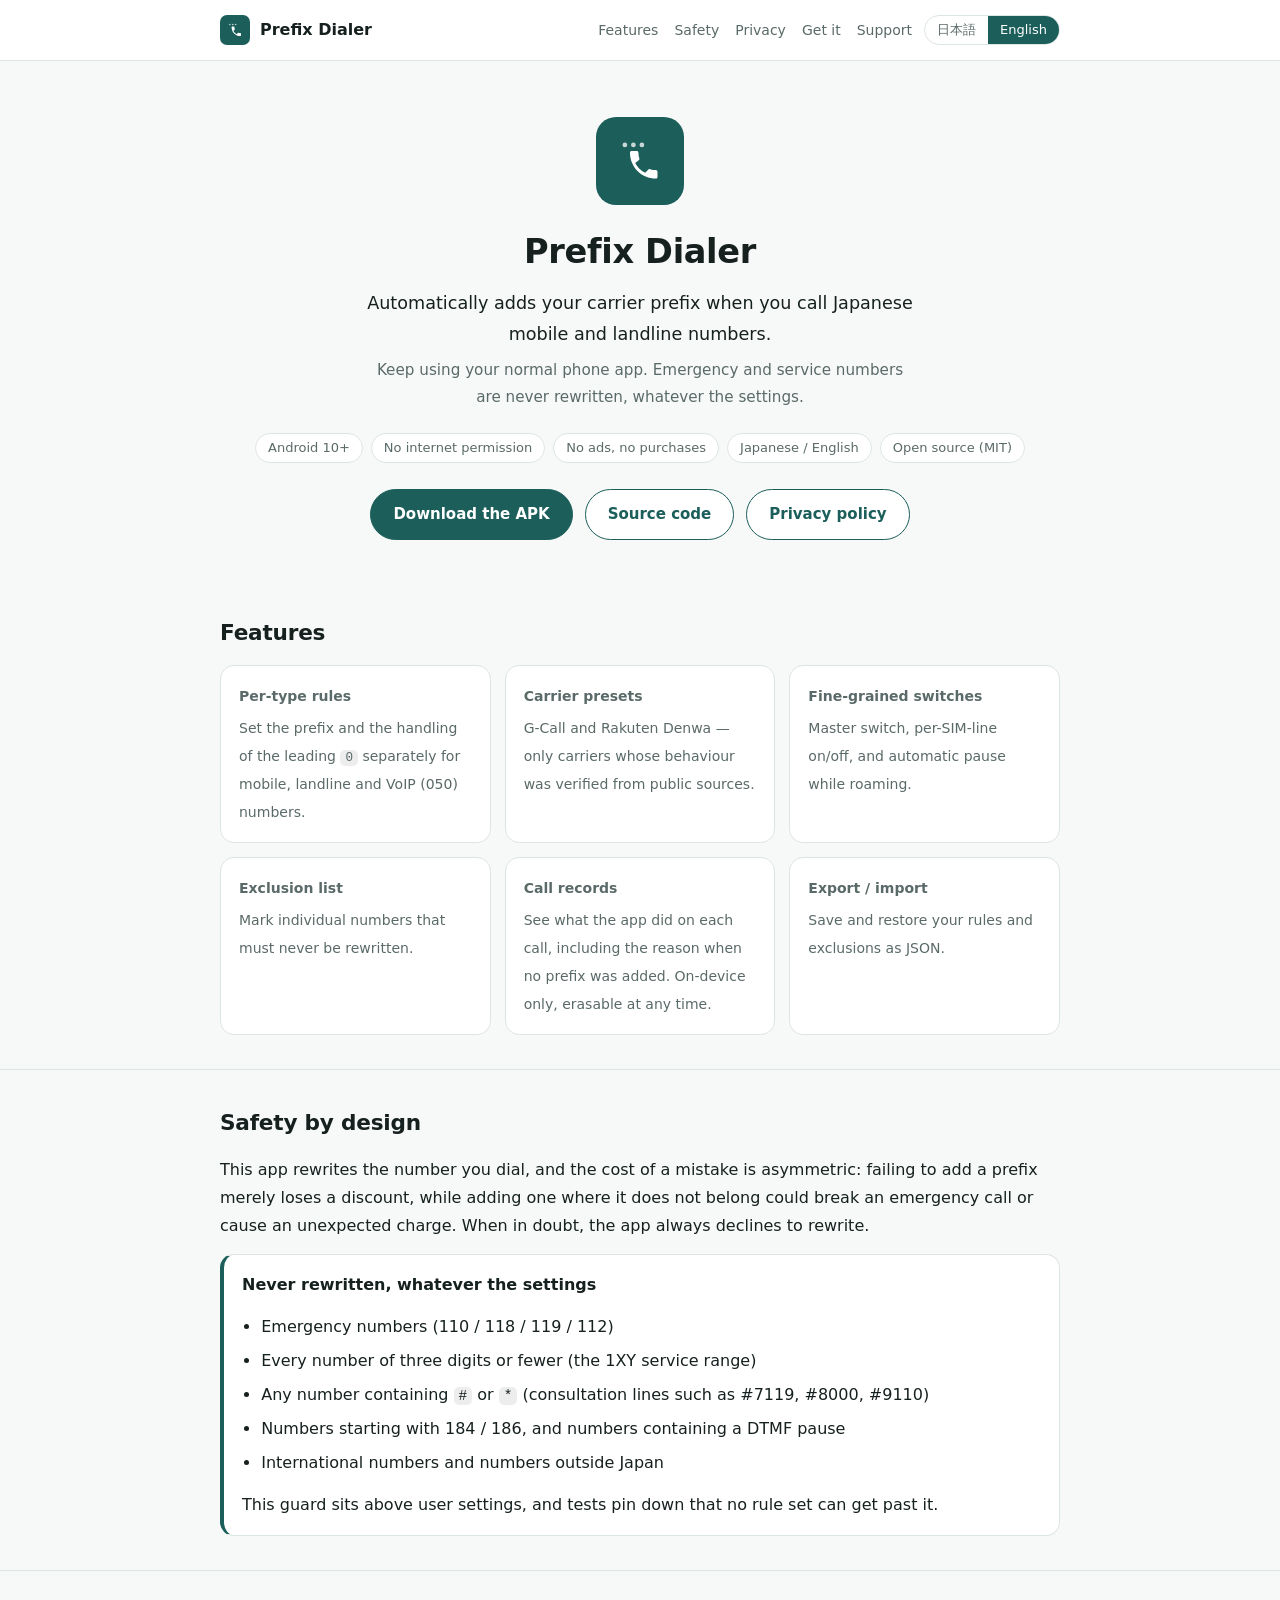
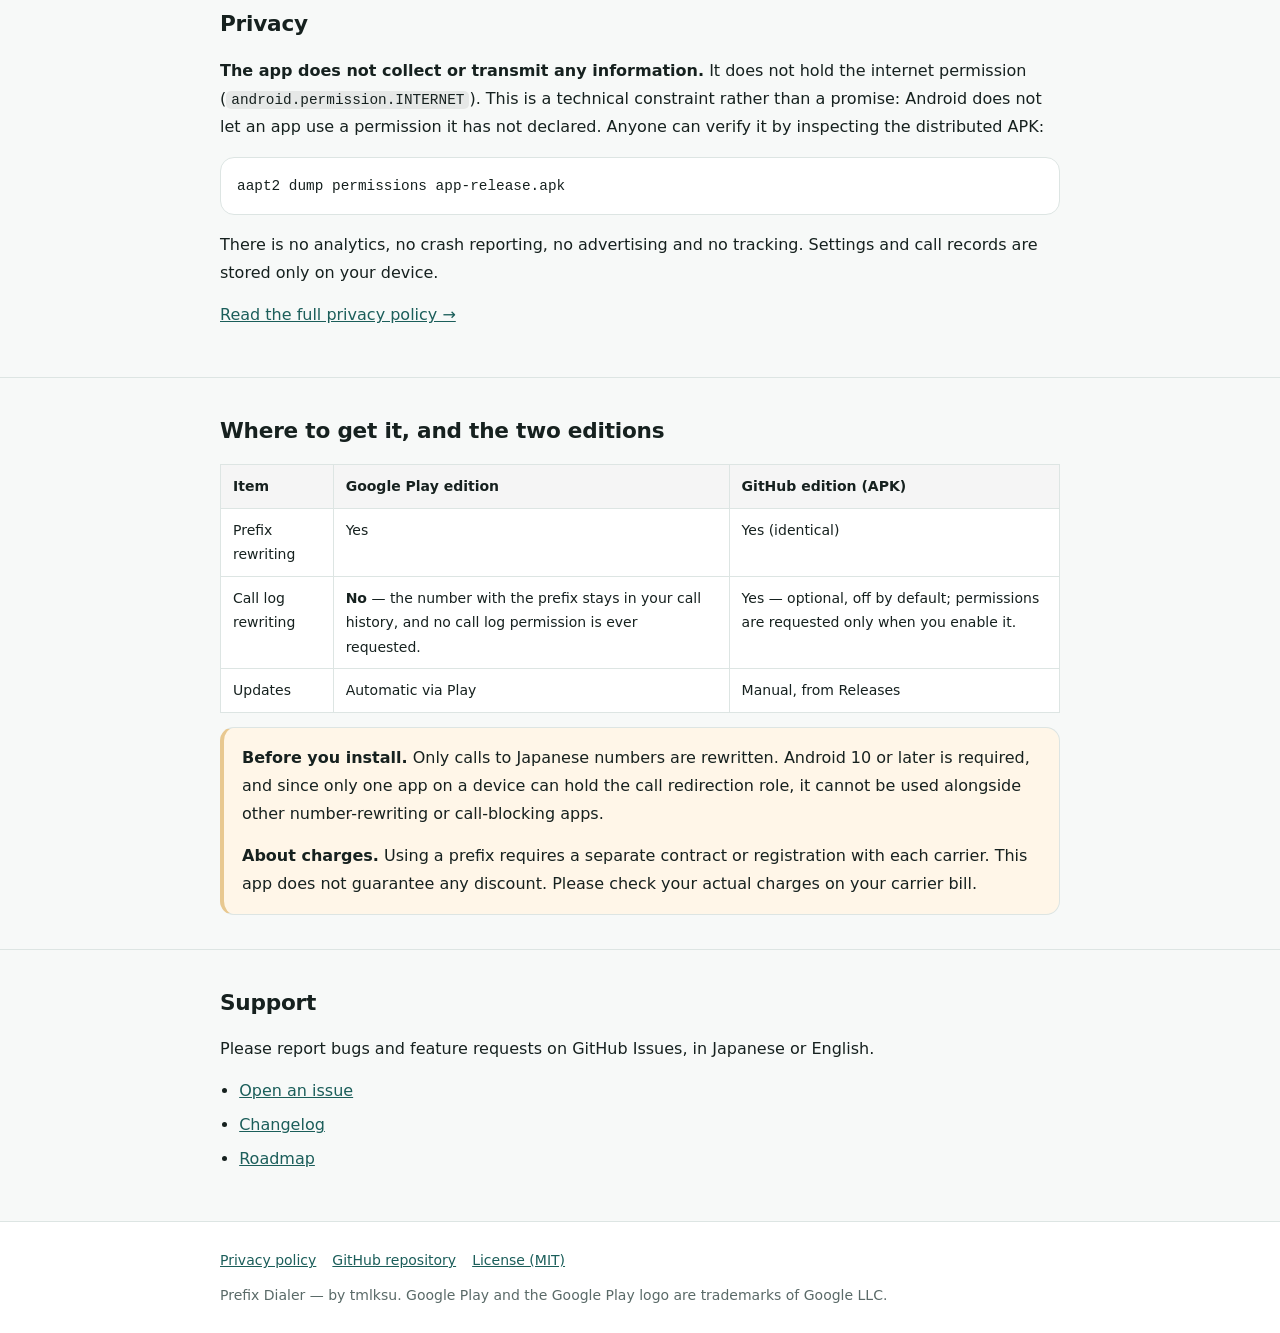
<file: docs/index.html>
<!DOCTYPE html>
<html lang="ja" class="lang-ja">
<head>
<meta charset="utf-8">
<meta name="viewport" content="width=device-width, initial-scale=1">
<title>Prefix Dialer — 発信時に事業者プレフィックスを自動で付ける Android アプリ</title>
<meta name="description" content="発信するだけで、国内の携帯・固定電話への通話に事業者プレフィックスを自動で付ける Android アプリ。インターネット権限を持たず、情報を一切送信しません。">
<meta name="theme-color" content="#1B5E5A">
<link rel="canonical" href="https://tmlksu.github.io/prefix-dialer/">
<link rel="icon" href="assets/icon.svg" type="image/svg+xml">
<link rel="stylesheet" href="assets/style.css">
<meta property="og:type" content="website">
<meta property="og:title" content="Prefix Dialer">
<meta property="og:description" content="発信時に事業者プレフィックスを自動で付ける Android アプリ。情報を一切収集・送信しません。">
<meta property="og:url" content="https://tmlksu.github.io/prefix-dialer/">
<script src="assets/lang.js"></script>
</head>
<body>

<header class="site-header">
  <div class="wrap">
    <a class="brand" href="./"><img src="assets/icon.svg" alt=""> Prefix Dialer</a>
    <nav class="site-nav">
      <a href="#features"><span lang="ja">機能</span><span lang="en">Features</span></a>
      <a href="#safety"><span lang="ja">安全性</span><span lang="en">Safety</span></a>
      <a href="#privacy"><span lang="ja">プライバシー</span><span lang="en">Privacy</span></a>
      <a href="#download"><span lang="ja">入手</span><span lang="en">Get it</span></a>
      <a href="#support"><span lang="ja">サポート</span><span lang="en">Support</span></a>
    </nav>
    <div class="lang-switch">
      <button type="button" data-lang="ja" aria-pressed="true">日本語</button>
      <button type="button" data-lang="en" aria-pressed="false">English</button>
    </div>
  </div>
</header>

<main>

<div class="hero wrap">
  <img class="appicon" src="assets/icon.svg" alt="Prefix Dialer">
  <h1>Prefix Dialer</h1>
  <p class="tagline">
    <span lang="ja">発信するだけで、国内の携帯・固定電話への通話に事業者プレフィックスを自動で付けます。</span>
    <span lang="en">Automatically adds your carrier prefix when you call Japanese mobile and landline numbers.</span>
  </p>
  <p class="sub">
    <span lang="ja">標準の電話アプリはそのまま使えます。緊急通報・特番は、設定に関わらず決して書き換えません。</span>
    <span lang="en">Keep using your normal phone app. Emergency and service numbers are never rewritten, whatever the settings.</span>
  </p>
  <ul class="chips">
    <li><span lang="ja">Android 10 以上</span><span lang="en">Android 10+</span></li>
    <li><span lang="ja">インターネット権限なし</span><span lang="en">No internet permission</span></li>
    <li><span lang="ja">広告・課金なし</span><span lang="en">No ads, no purchases</span></li>
    <li><span lang="ja">日本語 / English</span><span lang="en">Japanese / English</span></li>
    <li><span lang="ja">オープンソース (MIT)</span><span lang="en">Open source (MIT)</span></li>
  </ul>
  <div class="cta">
    <!--
      Play 公開後にこのコメントを外してボタンを有効にする（公開前は 404 になるため伏せている）。
      公式バッジ画像を使う場合は https://play.google.com/intl/en_us/badges/ から
      画像を取得して assets/ に置き、ブランドガイドラインに従うこと。
    <a class="btn btn-primary" href="https://play.google.com/store/apps/details?id=io.github.tmlksu.prefixdialer">
      <span lang="ja">Google Play で入手</span><span lang="en">Get it on Google Play</span>
    </a>
    -->
    <a class="btn btn-primary" href="https://github.com/tmlksu/prefix-dialer/releases/latest">
      <span lang="ja">APK をダウンロード</span><span lang="en">Download the APK</span>
    </a>
    <a class="btn" href="https://github.com/tmlksu/prefix-dialer">
      <span lang="ja">ソースコード</span><span lang="en">Source code</span>
    </a>
    <a class="btn" href="privacy.html">
      <span lang="ja">プライバシーポリシー</span><span lang="en">Privacy policy</span>
    </a>
  </div>
</div>

<section id="features">
  <div class="wrap">
    <h2><span lang="ja">できること</span><span lang="en">Features</span></h2>
    <ul class="cards">
      <li>
        <b><span lang="ja">番号種別ごとのルール</span><span lang="en">Per-type rules</span></b>
        <span lang="ja">携帯 / 固定 / IP電話（050）ごとにプレフィックスと先頭 <code>0</code> の扱いを設定できます。</span>
        <span lang="en">Set the prefix and the handling of the leading <code>0</code> separately for mobile, landline and VoIP (050) numbers.</span>
      </li>
      <li>
        <b><span lang="ja">事業者プリセット</span><span lang="en">Carrier presets</span></b>
        <span lang="ja">G-Call / 楽天でんわ。公開資料で動作を確認できたものだけを収録しています。</span>
        <span lang="en">G-Call and Rakuten Denwa — only carriers whose behaviour was verified from public sources.</span>
      </li>
      <li>
        <b><span lang="ja">細かい ON/OFF</span><span lang="en">Fine-grained switches</span></b>
        <span lang="ja">マスタースイッチ、回線（SIM）ごとの ON/OFF、ローミング中の自動停止。</span>
        <span lang="en">Master switch, per-SIM-line on/off, and automatic pause while roaming.</span>
      </li>
      <li>
        <b><span lang="ja">除外リスト</span><span lang="en">Exclusion list</span></b>
        <span lang="ja">この番号だけは書き換えない、を番号単位で指定できます。</span>
        <span lang="en">Mark individual numbers that must never be rewritten.</span>
      </li>
      <li>
        <b><span lang="ja">発信記録</span><span lang="en">Call records</span></b>
        <span lang="ja">各発信で何をしたか、付けなかった場合はその理由まで残ります。端末内のみ、いつでも消去できます。</span>
        <span lang="en">See what the app did on each call, including the reason when no prefix was added. On-device only, erasable at any time.</span>
      </li>
      <li>
        <b><span lang="ja">設定の書き出し / 読み込み</span><span lang="en">Export / import</span></b>
        <span lang="ja">ルールや除外番号を JSON で保存・復元できます。</span>
        <span lang="en">Save and restore your rules and exclusions as JSON.</span>
      </li>
    </ul>
  </div>
</section>

<section id="safety">
  <div class="wrap">
    <h2><span lang="ja">安全性の設計</span><span lang="en">Safety by design</span></h2>
    <p>
      <span lang="ja">このアプリは発信番号を書き換えます。誤判定のコストは非対称です — プレフィックスが付かないのは割引が効かないだけですが、付けてはいけない番号に付ければ緊急通報の失敗や課金事故になります。だから迷ったら必ず「付けない」側に倒します。</span>
      <span lang="en">This app rewrites the number you dial, and the cost of a mistake is asymmetric: failing to add a prefix merely loses a discount, while adding one where it does not belong could break an emergency call or cause an unexpected charge. When in doubt, the app always declines to rewrite.</span>
    </p>
    <div class="note">
      <p><b><span lang="ja">設定に関わらず書き換えない番号</span><span lang="en">Never rewritten, whatever the settings</span></b></p>
      <ul class="plain">
        <li><span lang="ja">緊急通報（110 / 118 / 119 / 112）</span><span lang="en">Emergency numbers (110 / 118 / 119 / 112)</span></li>
        <li><span lang="ja">3 桁以下のすべての番号（1XY の特番帯）</span><span lang="en">Every number of three digits or fewer (the 1XY service range)</span></li>
        <li><span lang="ja"><code>#</code> / <code>*</code> を含む番号（#7119 #8000 #9110 などの相談ダイヤル）</span><span lang="en">Any number containing <code>#</code> or <code>*</code> (consultation lines such as #7119, #8000, #9110)</span></li>
        <li><span lang="ja">184 / 186 で始まる番号、DTMF ポーズを含む番号</span><span lang="en">Numbers starting with 184 / 186, and numbers containing a DTMF pause</span></li>
        <li><span lang="ja">国際番号・日本国外の番号</span><span lang="en">International numbers and numbers outside Japan</span></li>
      </ul>
      <p>
        <span lang="ja">これはユーザー設定より上位の層で動き、どんなルールを書いても貫通しないことをテストで固定しています。</span>
        <span lang="en">This guard sits above user settings, and tests pin down that no rule set can get past it.</span>
      </p>
    </div>
  </div>
</section>

<section id="privacy">
  <div class="wrap">
    <h2><span lang="ja">プライバシー</span><span lang="en">Privacy</span></h2>
    <p>
      <span lang="ja"><b>このアプリは、いかなる情報も収集・送信しません。</b>インターネット権限（<code>android.permission.INTERNET</code>）を持っていないからです。これは方針ではなく技術的な制約で、Android は宣言されていない権限の使用を許しません。配布している APK を検査すれば、誰でも確認できます:</span>
      <span lang="en"><b>The app does not collect or transmit any information.</b> It does not hold the internet permission (<code>android.permission.INTERNET</code>). This is a technical constraint rather than a promise: Android does not let an app use a permission it has not declared. Anyone can verify it by inspecting the distributed APK:</span>
    </p>
    <pre><code>aapt2 dump permissions app-release.apk</code></pre>
    <p>
      <span lang="ja">解析・クラッシュレポート・広告・トラッキングのいずれも組み込んでいません。設定と発信記録は端末内にのみ保存されます。</span>
      <span lang="en">There is no analytics, no crash reporting, no advertising and no tracking. Settings and call records are stored only on your device.</span>
    </p>
    <p><a href="privacy.html"><span lang="ja">プライバシーポリシー全文を読む →</span><span lang="en">Read the full privacy policy →</span></a></p>
  </div>
</section>

<section id="download">
  <div class="wrap">
    <h2><span lang="ja">入手方法と 2 つの版の違い</span><span lang="en">Where to get it, and the two editions</span></h2>
    <div class="table-scroll">
      <table>
        <thead>
          <tr>
            <th><span lang="ja">項目</span><span lang="en">Item</span></th>
            <th><span lang="ja">Google Play 版</span><span lang="en">Google Play edition</span></th>
            <th><span lang="ja">GitHub 版（APK）</span><span lang="en">GitHub edition (APK)</span></th>
          </tr>
        </thead>
        <tbody>
          <tr>
            <td><span lang="ja">プレフィックス付与</span><span lang="en">Prefix rewriting</span></td>
            <td><span lang="ja">あり</span><span lang="en">Yes</span></td>
            <td><span lang="ja">あり（同一）</span><span lang="en">Yes (identical)</span></td>
          </tr>
          <tr>
            <td><span lang="ja">通話履歴の書き換え</span><span lang="en">Call log rewriting</span></td>
            <td><span lang="ja"><b>なし</b>（履歴にはプレフィックス付きの番号が残ります。通話履歴の権限も要求しません）</span><span lang="en"><b>No</b> — the number with the prefix stays in your call history, and no call log permission is ever requested.</span></td>
            <td><span lang="ja">あり（任意・既定 OFF。有効にしたときだけ権限を要求）</span><span lang="en">Yes — optional, off by default; permissions are requested only when you enable it.</span></td>
          </tr>
          <tr>
            <td><span lang="ja">自動更新</span><span lang="en">Updates</span></td>
            <td><span lang="ja">Play 経由で自動</span><span lang="en">Automatic via Play</span></td>
            <td><span lang="ja">手動（Releases から）</span><span lang="en">Manual, from Releases</span></td>
          </tr>
        </tbody>
      </table>
    </div>
    <div class="note warn">
      <p>
        <span lang="ja"><b>使う前に知っておくこと。</b>対象は日本の電話番号への発信のみです。Android 10 以上が必要で、通話リダイレクトの役割は端末に 1 アプリしか設定できないため、他の番号書き換え・着信拒否系アプリとは併用できません。</span>
        <span lang="en"><b>Before you install.</b> Only calls to Japanese numbers are rewritten. Android 10 or later is required, and since only one app on a device can hold the call redirection role, it cannot be used alongside other number-rewriting or call-blocking apps.</span>
      </p>
      <p>
        <span lang="ja"><b>料金について。</b>プレフィックスを利用するには、各事業者との契約・申込みが別途必要です。このアプリは通話料金の割引を保証するものではありません。実際の料金はご契約の事業者の明細でご確認ください。</span>
        <span lang="en"><b>About charges.</b> Using a prefix requires a separate contract or registration with each carrier. This app does not guarantee any discount. Please check your actual charges on your carrier bill.</span>
      </p>
    </div>
  </div>
</section>

<section id="support">
  <div class="wrap">
    <h2><span lang="ja">サポート</span><span lang="en">Support</span></h2>
    <p>
      <span lang="ja">不具合の報告・要望は GitHub の Issues へお願いします。返信は日本語・英語のどちらでも構いません。</span>
      <span lang="en">Please report bugs and feature requests on GitHub Issues, in Japanese or English.</span>
    </p>
    <ul class="plain">
      <li><a href="https://github.com/tmlksu/prefix-dialer/issues"><span lang="ja">Issues でお問い合わせ</span><span lang="en">Open an issue</span></a></li>
      <li><a href="https://github.com/tmlksu/prefix-dialer/blob/main/CHANGELOG.md"><span lang="ja">変更履歴</span><span lang="en">Changelog</span></a></li>
      <li><a href="https://github.com/tmlksu/prefix-dialer/blob/main/ROADMAP.md"><span lang="ja">今後の予定</span><span lang="en">Roadmap</span></a></li>
    </ul>
    <!-- Play Console には連絡先メールアドレスの登録が必要。公開してよいアドレスが決まったらここにも併記する。 -->
  </div>
</section>

</main>

<footer class="site-footer">
  <div class="wrap">
    <ul>
      <li><a href="privacy.html"><span lang="ja">プライバシーポリシー</span><span lang="en">Privacy policy</span></a></li>
      <li><a href="https://github.com/tmlksu/prefix-dialer"><span lang="ja">GitHub リポジトリ</span><span lang="en">GitHub repository</span></a></li>
      <li><a href="https://github.com/tmlksu/prefix-dialer/blob/main/LICENSE"><span lang="ja">ライセンス (MIT)</span><span lang="en">License (MIT)</span></a></li>
    </ul>
    <p>
      <span lang="ja">Prefix Dialer — 作者 tmlksu。Google Play および Google Play ロゴは Google LLC の商標です。</span>
      <span lang="en">Prefix Dialer — by tmlksu. Google Play and the Google Play logo are trademarks of Google LLC.</span>
    </p>
  </div>
</footer>

</body>
</html>
</file>
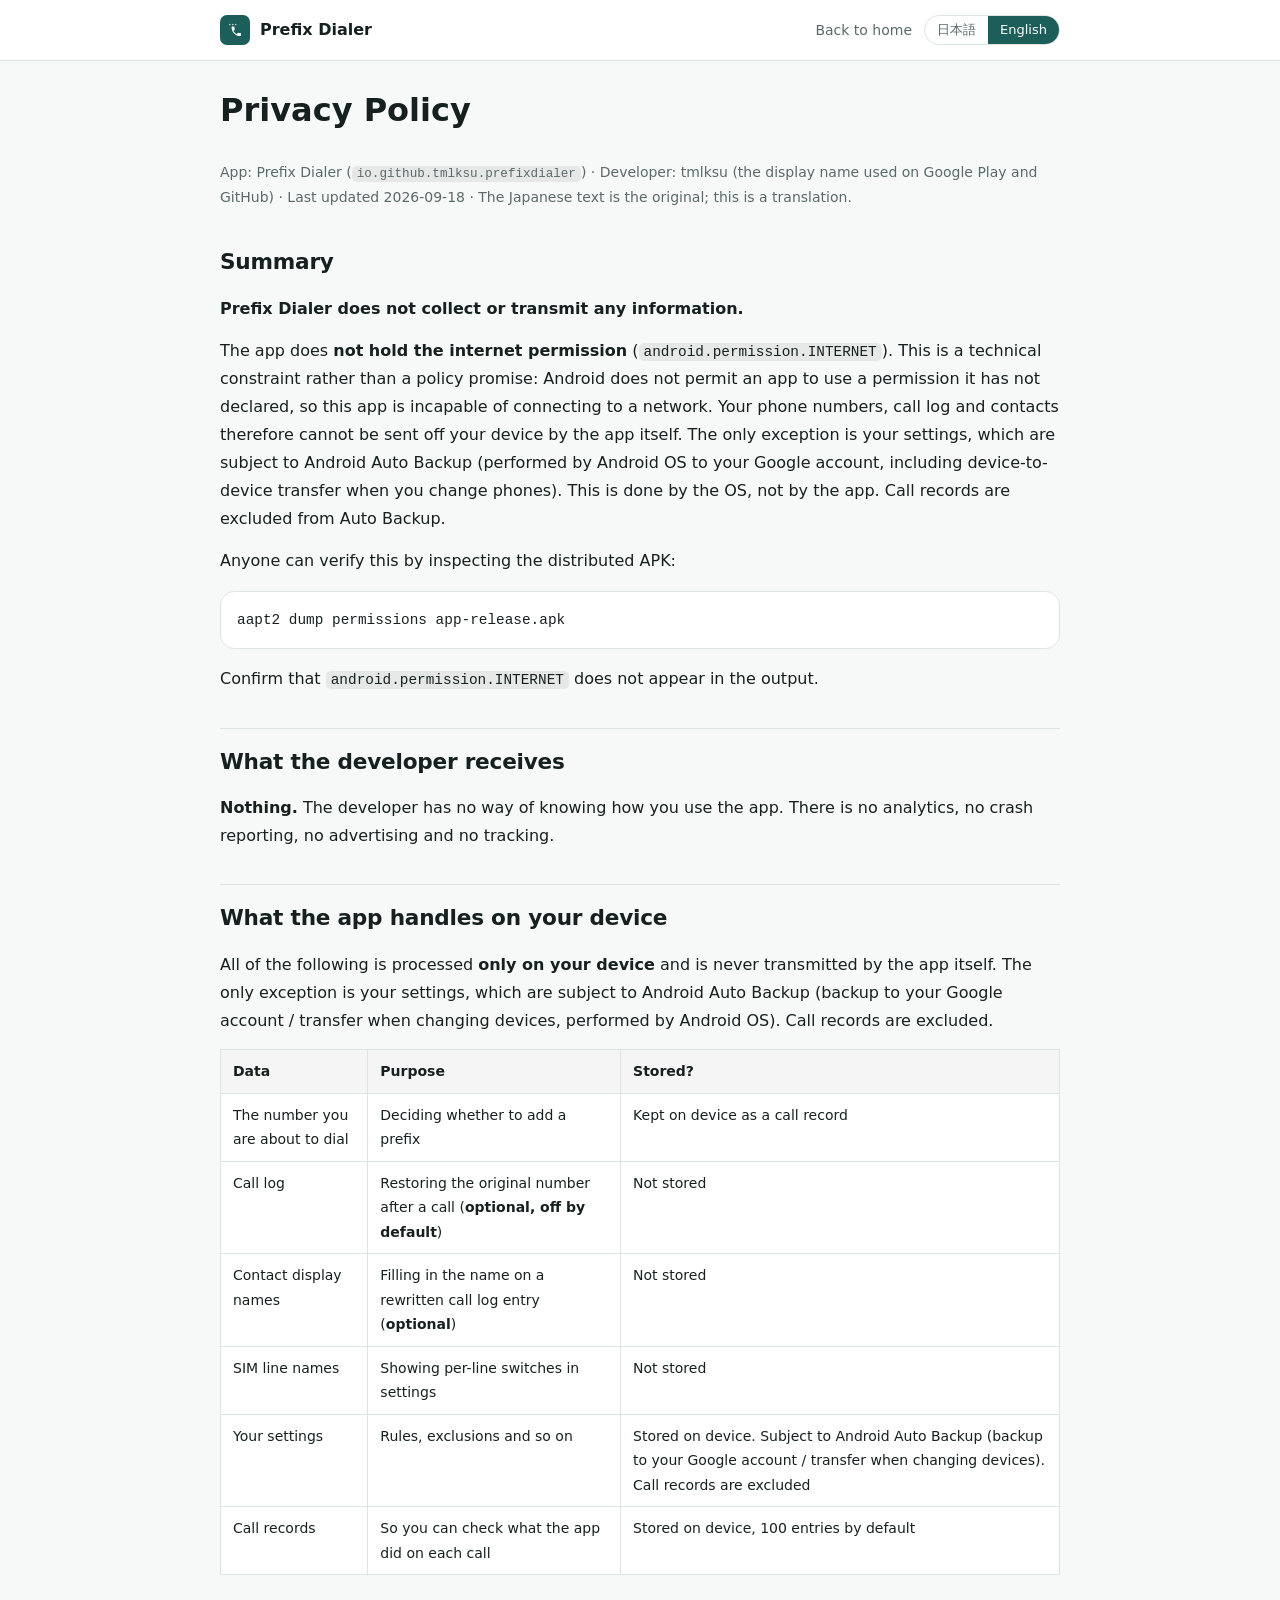
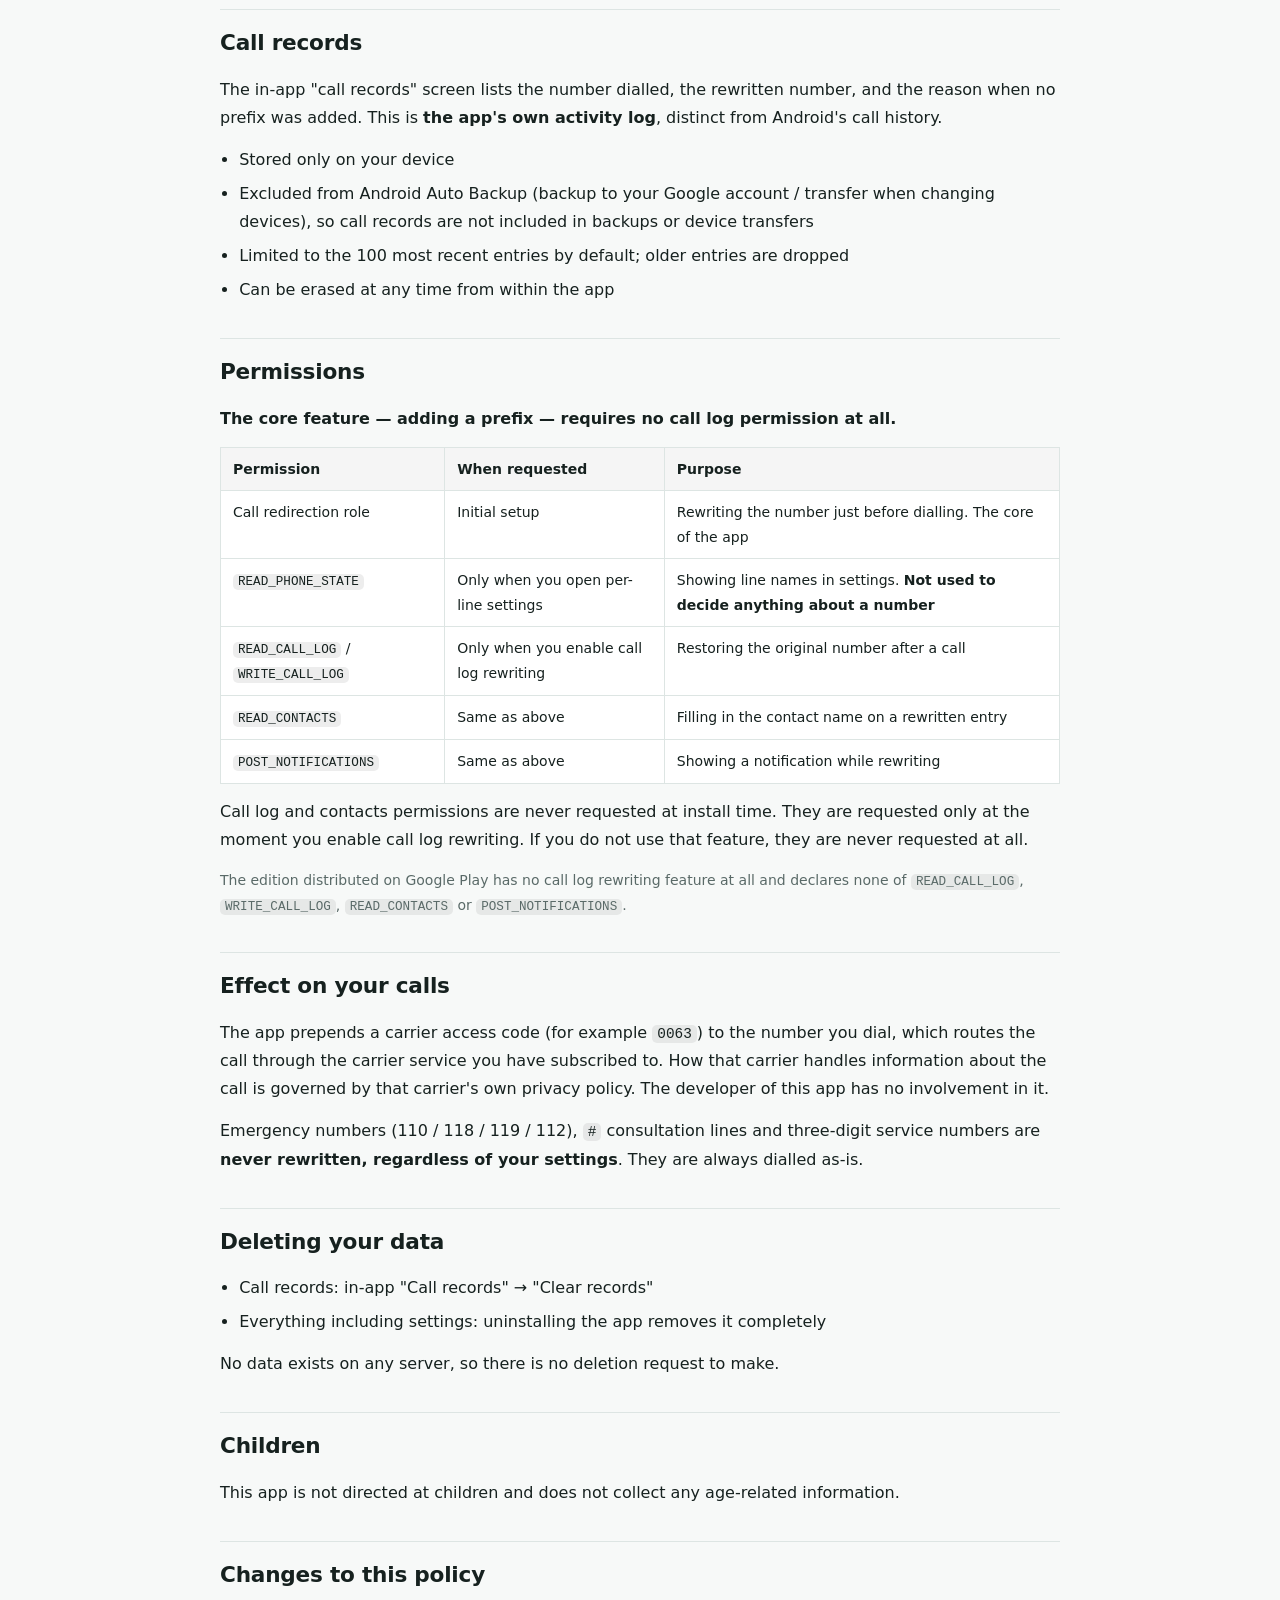
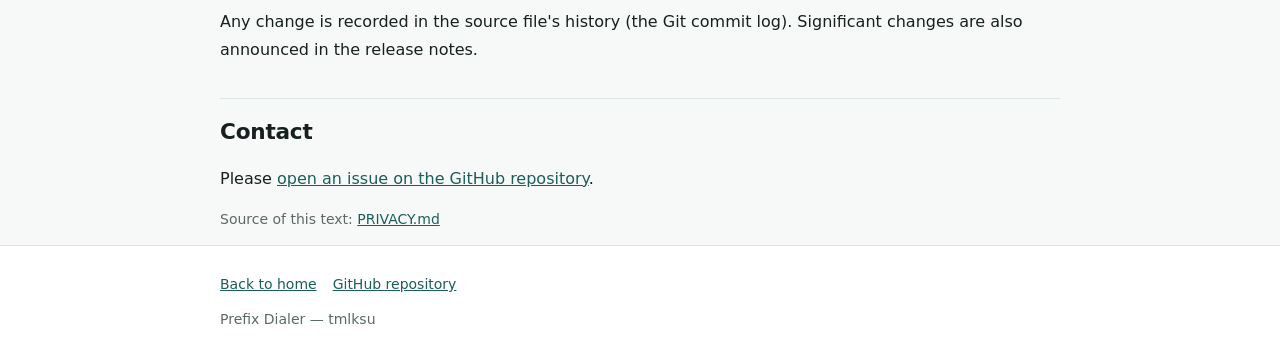
<file: docs/privacy.html>
<!DOCTYPE html>
<html lang="ja" class="lang-ja">
<head>
<meta charset="utf-8">
<meta name="viewport" content="width=device-width, initial-scale=1">
<title>プライバシーポリシー / Privacy Policy — Prefix Dialer</title>
<meta name="description" content="Prefix Dialer のプライバシーポリシー。このアプリはインターネット権限を持たず、いかなる情報も収集・送信しません。">
<meta name="theme-color" content="#1B5E5A">
<link rel="canonical" href="https://tmlksu.github.io/prefix-dialer/privacy.html">
<link rel="icon" href="assets/icon.svg" type="image/svg+xml">
<link rel="stylesheet" href="assets/style.css">
<meta property="og:type" content="article">
<meta property="og:title" content="Privacy Policy — Prefix Dialer">
<meta property="og:description" content="Prefix Dialer does not collect or transmit any information. It holds no internet permission.">
<meta property="og:url" content="https://tmlksu.github.io/prefix-dialer/privacy.html">
<script src="assets/lang.js"></script>
</head>
<body>

<header class="site-header">
  <div class="wrap">
    <a class="brand" href="./"><img src="assets/icon.svg" alt=""> Prefix Dialer</a>
    <nav class="site-nav">
      <a href="./"><span lang="ja">トップへ戻る</span><span lang="en">Back to home</span></a>
    </nav>
    <div class="lang-switch">
      <button type="button" data-lang="ja" aria-pressed="true">日本語</button>
      <button type="button" data-lang="en" aria-pressed="false">English</button>
    </div>
  </div>
</header>

<main class="wrap policy">

<!--
  Play の要件（PLAY-RELEASE.md §5）: ストア掲載のデベロッパー名がポリシー本文に必要 → 下の行に記載。
  Play Console の表示名が tmlksu 以外になる場合は、この行を表示名に合わせること。
  問い合わせ窓口は現状 GitHub Issues のみ。Play 用の連絡先メールを決めたら「お問い合わせ」節にも併記する。
-->
<h1><span lang="ja">プライバシーポリシー</span><span lang="en">Privacy Policy</span></h1>
<p class="updated">
  <span lang="ja">アプリ名: Prefix Dialer（<code>io.github.tmlksu.prefixdialer</code>）／ デベロッパー: tmlksu（Google Play / GitHub 上の表示名）／ 最終更新: 2026-09-18 ／ 日本語版が原文です。</span>
  <span lang="en">App: Prefix Dialer (<code>io.github.tmlksu.prefixdialer</code>) &middot; Developer: tmlksu (the display name used on Google Play and GitHub) &middot; Last updated 2026-09-18 &middot; The Japanese text is the original; this is a translation.</span>
</p>

<div lang="ja">

<h2>要約</h2>
<p><b>Prefix Dialer は、いかなる情報も収集・送信しません。</b></p>
<p>このアプリは<b>インターネット権限（<code>android.permission.INTERNET</code>）を持っていません</b>。これは方針ではなく技術的な制約です。Android は宣言されていない権限の使用を許さないため、このアプリはネットワークに接続すること自体ができません。したがって、あなたの電話番号・通話履歴・連絡先をアプリ自身が端末の外へ送ることはありません。ただし、あなたの設定は Android の自動バックアップ（Android OS があなたの Google アカウントへ行うバックアップ / 機種変更時の転送）の対象になります。これは OS の機能であり、アプリ自身が送信するものではありません。発信記録は自動バックアップの対象外です。</p>
<p>この事実は、配布している APK を検査すれば誰でも確認できます:</p>
<pre><code>aapt2 dump permissions app-release.apk</code></pre>
<p>出力に <code>android.permission.INTERNET</code> が含まれないことを確認してください。</p>

<h2>開発者が受け取る情報</h2>
<p><b>ありません。</b>開発者はあなたの利用状況を一切知ることができません。アクセス解析、クラッシュレポート送信、広告、トラッキングのいずれも組み込まれていません。</p>

<h2>アプリが端末内で扱う情報</h2>
<p>以下はすべて<b>あなたの端末の中だけ</b>で処理され、アプリ自身が端末外へ送信することはありません。ただし、あなたの設定は Android の自動バックアップ（Google アカウントへのバックアップ / 機種変更時の転送）の対象になります。これは Android OS が行うもので、発信記録は対象外です。</p>
<div class="table-scroll">
<table>
  <thead><tr><th>情報</th><th>用途</th><th>保存されるか</th></tr></thead>
  <tbody>
    <tr><td>発信しようとしている電話番号</td><td>プレフィックスを付けるかどうかの判定</td><td>発信記録として端末内に残る</td></tr>
    <tr><td>通話履歴</td><td>発信後に番号を元に戻す（<b>任意機能。既定では無効</b>）</td><td>保存しない。書き換え後は参照しない</td></tr>
    <tr><td>連絡先の表示名</td><td>書き換えた通話履歴に名前を補完する（<b>任意機能</b>）</td><td>保存しない</td></tr>
    <tr><td>回線（SIM）の名前</td><td>設定画面で回線ごとの ON/OFF を表示する</td><td>保存しない</td></tr>
    <tr><td>あなたの設定</td><td>ルール・除外番号などの保持</td><td>端末内に保存される。Android の自動バックアップ（Google アカウントへのバックアップ / 機種変更時の転送）の対象。発信記録は対象外</td></tr>
    <tr><td>発信記録</td><td>各発信で何をしたかをあなたが確認するため</td><td>端末内に既定 100 件まで保存される</td></tr>
  </tbody>
</table>
</div>

<h2>発信記録について</h2>
<p>アプリ内の「発信記録」には、発信した番号・書き換え後の番号・書き換えなかった理由が残ります。これは<b>アプリ自身の動作記録</b>であり、Android の通話履歴とは別物です。</p>
<ul class="plain">
  <li>端末内にのみ保存されます</li>
  <li>Android の自動バックアップ（Google アカウントへのバックアップ / 機種変更時の転送）からは除外しているため、バックアップや機種変更時の転送には含まれません</li>
  <li>既定で直近 100 件まで、古いものから消えます</li>
  <li>アプリ内の「記録を消去」でいつでも全削除できます</li>
</ul>

<h2>権限について</h2>
<p><b>プレフィックスを付ける基本機能は、通話履歴の権限を一切必要としません。</b></p>
<div class="table-scroll">
<table>
  <thead><tr><th>権限</th><th>いつ要求するか</th><th>用途</th></tr></thead>
  <tbody>
    <tr><td>通話リダイレクト（<code>ROLE_CALL_REDIRECTION</code>）</td><td>初回セットアップ</td><td>発信直前に番号を書き換える。この機能の中核</td></tr>
    <tr><td><code>READ_PHONE_STATE</code></td><td>「回線ごとの設定」を開いたときのみ</td><td>設定画面に回線名を表示する。<b>番号の判定には使いません</b></td></tr>
    <tr><td><code>READ_CALL_LOG</code> / <code>WRITE_CALL_LOG</code></td><td>「通話履歴の書き換え」を有効にしたときのみ</td><td>発信後に履歴の番号を元に戻す</td></tr>
    <tr><td><code>READ_CONTACTS</code></td><td>同上</td><td>書き換えた履歴に連絡先の名前を補完する</td></tr>
    <tr><td><code>POST_NOTIFICATIONS</code></td><td>同上</td><td>履歴書き換え中の通知を表示する</td></tr>
  </tbody>
</table>
</div>
<p>通話履歴と連絡先の権限は、インストール直後には要求しません。あなたが「通話履歴の書き換え」を有効にした瞬間に初めて求めます。この機能を使わなければ、これらの権限は一度も要求されません。</p>
<p class="updated">Google Play で配布している版には「通話履歴の書き換え」機能そのものがなく、<code>READ_CALL_LOG</code> / <code>WRITE_CALL_LOG</code> / <code>READ_CONTACTS</code> / <code>POST_NOTIFICATIONS</code> を宣言していません。</p>

<h2>発信先への影響</h2>
<p>このアプリは発信番号の先頭に事業者識別番号（例: <code>0063</code>）を付けます。これにより、<b>あなたが契約している電話会社の中継サービスを経由して発信されます</b>。その通話に関する情報の取り扱いは、当該電話会社のプライバシーポリシーに従います。本アプリの開発者はその通信内容に一切関与しません。</p>
<p>なお、緊急通報番号（110 / 118 / 119 / 112）および <code>#</code> から始まる相談ダイヤル、3 桁の特番は、<b>設定内容に関わらず書き換えられません</b>。常にそのまま発信されます。</p>

<h2>データの削除</h2>
<ul class="plain">
  <li>発信記録: アプリ内の「発信記録」→「記録を消去」</li>
  <li>設定を含むすべてのデータ: アプリをアンインストールすると完全に削除されます</li>
</ul>
<p>サーバー上にデータが存在しないため、開発者への削除依頼は不要です。</p>

<h2>子どもの利用について</h2>
<p>このアプリは特に子どもを対象としたものではなく、年齢に関わる情報を収集しません。</p>

<h2>本ポリシーの変更</h2>
<p>変更した場合は、原本ファイルの更新履歴（Git のコミット履歴）に残ります。重要な変更がある場合はリリースノートでも告知します。</p>

<h2>お問い合わせ</h2>
<p><a href="https://github.com/tmlksu/prefix-dialer/issues">GitHub リポジトリの Issues</a> からご連絡ください。</p>
<p class="updated">原本: <a href="https://github.com/tmlksu/prefix-dialer/blob/main/PRIVACY.md">PRIVACY.md</a></p>

</div>

<div lang="en">

<h2>Summary</h2>
<p><b>Prefix Dialer does not collect or transmit any information.</b></p>
<p>The app does <b>not hold the internet permission</b> (<code>android.permission.INTERNET</code>). This is a technical constraint rather than a policy promise: Android does not permit an app to use a permission it has not declared, so this app is incapable of connecting to a network. Your phone numbers, call log and contacts therefore cannot be sent off your device by the app itself. The only exception is your settings, which are subject to Android Auto Backup (performed by Android OS to your Google account, including device-to-device transfer when you change phones). This is done by the OS, not by the app. Call records are excluded from Auto Backup.</p>
<p>Anyone can verify this by inspecting the distributed APK:</p>
<pre><code>aapt2 dump permissions app-release.apk</code></pre>
<p>Confirm that <code>android.permission.INTERNET</code> does not appear in the output.</p>

<h2>What the developer receives</h2>
<p><b>Nothing.</b> The developer has no way of knowing how you use the app. There is no analytics, no crash reporting, no advertising and no tracking.</p>

<h2>What the app handles on your device</h2>
<p>All of the following is processed <b>only on your device</b> and is never transmitted by the app itself. The only exception is your settings, which are subject to Android Auto Backup (backup to your Google account / transfer when changing devices, performed by Android OS). Call records are excluded.</p>
<div class="table-scroll">
<table>
  <thead><tr><th>Data</th><th>Purpose</th><th>Stored?</th></tr></thead>
  <tbody>
    <tr><td>The number you are about to dial</td><td>Deciding whether to add a prefix</td><td>Kept on device as a call record</td></tr>
    <tr><td>Call log</td><td>Restoring the original number after a call (<b>optional, off by default</b>)</td><td>Not stored</td></tr>
    <tr><td>Contact display names</td><td>Filling in the name on a rewritten call log entry (<b>optional</b>)</td><td>Not stored</td></tr>
    <tr><td>SIM line names</td><td>Showing per-line switches in settings</td><td>Not stored</td></tr>
    <tr><td>Your settings</td><td>Rules, exclusions and so on</td><td>Stored on device. Subject to Android Auto Backup (backup to your Google account / transfer when changing devices). Call records are excluded</td></tr>
    <tr><td>Call records</td><td>So you can check what the app did on each call</td><td>Stored on device, 100 entries by default</td></tr>
  </tbody>
</table>
</div>

<h2>Call records</h2>
<p>The in-app "call records" screen lists the number dialled, the rewritten number, and the reason when no prefix was added. This is <b>the app's own activity log</b>, distinct from Android's call history.</p>
<ul class="plain">
  <li>Stored only on your device</li>
  <li>Excluded from Android Auto Backup (backup to your Google account / transfer when changing devices), so call records are not included in backups or device transfers</li>
  <li>Limited to the 100 most recent entries by default; older entries are dropped</li>
  <li>Can be erased at any time from within the app</li>
</ul>

<h2>Permissions</h2>
<p><b>The core feature — adding a prefix — requires no call log permission at all.</b></p>
<div class="table-scroll">
<table>
  <thead><tr><th>Permission</th><th>When requested</th><th>Purpose</th></tr></thead>
  <tbody>
    <tr><td>Call redirection role</td><td>Initial setup</td><td>Rewriting the number just before dialling. The core of the app</td></tr>
    <tr><td><code>READ_PHONE_STATE</code></td><td>Only when you open per-line settings</td><td>Showing line names in settings. <b>Not used to decide anything about a number</b></td></tr>
    <tr><td><code>READ_CALL_LOG</code> / <code>WRITE_CALL_LOG</code></td><td>Only when you enable call log rewriting</td><td>Restoring the original number after a call</td></tr>
    <tr><td><code>READ_CONTACTS</code></td><td>Same as above</td><td>Filling in the contact name on a rewritten entry</td></tr>
    <tr><td><code>POST_NOTIFICATIONS</code></td><td>Same as above</td><td>Showing a notification while rewriting</td></tr>
  </tbody>
</table>
</div>
<p>Call log and contacts permissions are never requested at install time. They are requested only at the moment you enable call log rewriting. If you do not use that feature, they are never requested at all.</p>
<p class="updated">The edition distributed on Google Play has no call log rewriting feature at all and declares none of <code>READ_CALL_LOG</code>, <code>WRITE_CALL_LOG</code>, <code>READ_CONTACTS</code> or <code>POST_NOTIFICATIONS</code>.</p>

<h2>Effect on your calls</h2>
<p>The app prepends a carrier access code (for example <code>0063</code>) to the number you dial, which routes the call through the carrier service you have subscribed to. How that carrier handles information about the call is governed by that carrier's own privacy policy. The developer of this app has no involvement in it.</p>
<p>Emergency numbers (110 / 118 / 119 / 112), <code>#</code> consultation lines and three-digit service numbers are <b>never rewritten, regardless of your settings</b>. They are always dialled as-is.</p>

<h2>Deleting your data</h2>
<ul class="plain">
  <li>Call records: in-app "Call records" &rarr; "Clear records"</li>
  <li>Everything including settings: uninstalling the app removes it completely</li>
</ul>
<p>No data exists on any server, so there is no deletion request to make.</p>

<h2>Children</h2>
<p>This app is not directed at children and does not collect any age-related information.</p>

<h2>Changes to this policy</h2>
<p>Any change is recorded in the source file's history (the Git commit log). Significant changes are also announced in the release notes.</p>

<h2>Contact</h2>
<p>Please <a href="https://github.com/tmlksu/prefix-dialer/issues">open an issue on the GitHub repository</a>.</p>
<p class="updated">Source of this text: <a href="https://github.com/tmlksu/prefix-dialer/blob/main/PRIVACY.md">PRIVACY.md</a></p>

</div>

</main>

<footer class="site-footer">
  <div class="wrap">
    <ul>
      <li><a href="./"><span lang="ja">トップへ戻る</span><span lang="en">Back to home</span></a></li>
      <li><a href="https://github.com/tmlksu/prefix-dialer"><span lang="ja">GitHub リポジトリ</span><span lang="en">GitHub repository</span></a></li>
    </ul>
    <p>Prefix Dialer — tmlksu</p>
  </div>
</footer>

</body>
</html>
</file>
<file: docs/assets/style.css>
/* Prefix Dialer — 配布サイト共通スタイル。ビルド不要の素の CSS。 */

:root {
  --brand: #1B5E5A;
  --brand-ink: #0f3a37;
  --accent: #2f9e94;
  --bg: #f7f9f8;
  --surface: #ffffff;
  --text: #16211f;
  --muted: #5a6a68;
  --line: #dde5e3;
  --warn-bg: #fff6e8;
  --warn-line: #e8c890;
  --radius: 14px;
  --maxw: 880px;
}

@media (prefers-color-scheme: dark) {
  :root {
    --brand: #4ec4b6;
    --brand-ink: #9fe7dc;
    --accent: #4ec4b6;
    --bg: #101615;
    --surface: #182220;
    --text: #e7efed;
    --muted: #a3b3b0;
    --line: #2a3835;
    --warn-bg: #2a2416;
    --warn-line: #6b5730;
  }
}

* { box-sizing: border-box; }

html { -webkit-text-size-adjust: 100%; }

body {
  margin: 0;
  background: var(--bg);
  color: var(--text);
  font-family: system-ui, -apple-system, "Segoe UI", "Hiragino Sans", "Noto Sans JP", sans-serif;
  line-height: 1.75;
  font-size: 16px;
}

/* 言語切り替え。JS が無い場合は両言語が並んで表示される（欠落しない）。 */
html.lang-ja [lang="en"] { display: none; }
html.lang-en [lang="ja"] { display: none; }

a { color: var(--brand); }
a:hover { color: var(--accent); }

.wrap { max-width: var(--maxw); margin: 0 auto; padding: 0 20px; }

/* ---- ヘッダー ---- */
.site-header {
  border-bottom: 1px solid var(--line);
  background: var(--surface);
  position: sticky;
  top: 0;
  z-index: 10;
}
.site-header .wrap {
  display: flex;
  align-items: center;
  gap: 12px;
  min-height: 60px;
  flex-wrap: wrap;
}
.brand {
  display: flex;
  align-items: center;
  gap: 10px;
  font-weight: 700;
  text-decoration: none;
  color: var(--text);
  margin-right: auto;
}
.brand img { width: 30px; height: 30px; border-radius: 7px; display: block; }
.site-nav { display: flex; gap: 16px; flex-wrap: wrap; font-size: 14px; }
.site-nav a { text-decoration: none; color: var(--muted); }
.site-nav a:hover { color: var(--brand); }

.lang-switch { display: flex; border: 1px solid var(--line); border-radius: 999px; overflow: hidden; }
.lang-switch button {
  font: inherit;
  font-size: 13px;
  padding: 3px 12px;
  border: 0;
  background: transparent;
  color: var(--muted);
  cursor: pointer;
}
.lang-switch button[aria-pressed="true"] { background: var(--brand); color: #fff; }
@media (prefers-color-scheme: dark) {
  .lang-switch button[aria-pressed="true"] { color: #101615; }
}

/* ---- ヒーロー ---- */
.hero { padding: 56px 0 40px; text-align: center; }
.hero img.appicon { width: 88px; height: 88px; border-radius: 20px; display: block; margin: 0 auto 18px; }
.hero h1 { font-size: 2.1rem; margin: 0 0 6px; letter-spacing: -0.01em; }
.hero .tagline { font-size: 1.1rem; margin: 0 auto 8px; max-width: 34em; }
.hero .sub { color: var(--muted); font-size: 0.95rem; margin: 0 auto; max-width: 36em; }

.chips { display: flex; flex-wrap: wrap; gap: 8px; justify-content: center; margin: 22px 0 0; padding: 0; list-style: none; }
.chips li {
  font-size: 13px;
  color: var(--muted);
  border: 1px solid var(--line);
  border-radius: 999px;
  padding: 3px 12px;
  background: var(--surface);
}

.cta { display: flex; flex-wrap: wrap; gap: 12px; justify-content: center; margin-top: 26px; }
.btn {
  display: inline-block;
  text-decoration: none;
  font-weight: 600;
  font-size: 15px;
  padding: 11px 22px;
  border-radius: 999px;
  border: 1px solid var(--brand);
  color: var(--brand);
  background: var(--surface);
}
.btn:hover { border-color: var(--accent); color: var(--accent); }
.btn-primary { background: var(--brand); color: #fff; }
.btn-primary:hover { background: var(--accent); border-color: var(--accent); color: #fff; }
@media (prefers-color-scheme: dark) {
  .btn-primary { color: #101615; }
  .btn-primary:hover { color: #101615; }
}

/* ---- セクション ---- */
section { padding: 34px 0; border-top: 1px solid var(--line); }
section:first-of-type { border-top: 0; }
h2 { font-size: 1.35rem; margin: 0 0 14px; letter-spacing: -0.01em; }
h3 { font-size: 1.05rem; margin: 22px 0 6px; }
p { margin: 0 0 14px; }

.cards { display: grid; gap: 14px; grid-template-columns: repeat(auto-fit, minmax(240px, 1fr)); padding: 0; list-style: none; margin: 0; }
.cards li {
  background: var(--surface);
  border: 1px solid var(--line);
  border-radius: var(--radius);
  padding: 16px 18px;
}
.cards b { display: block; margin-bottom: 4px; }
.cards span { color: var(--muted); font-size: 14px; }

.note {
  background: var(--surface);
  border: 1px solid var(--line);
  border-left: 4px solid var(--brand);
  border-radius: var(--radius);
  padding: 16px 18px;
}
.note.warn { border-left-color: var(--warn-line); background: var(--warn-bg); }
.note p:last-child { margin-bottom: 0; }

ul.plain { padding-left: 1.2em; margin: 0 0 14px; }
ul.plain li { margin-bottom: 6px; }

table { border-collapse: collapse; width: 100%; font-size: 14px; background: var(--surface); }
th, td { border: 1px solid var(--line); padding: 9px 12px; text-align: left; vertical-align: top; }
th { background: rgba(127, 127, 127, 0.08); font-weight: 600; }
.table-scroll { overflow-x: auto; margin-bottom: 14px; }

code {
  font-family: ui-monospace, SFMono-Regular, Menlo, Consolas, monospace;
  font-size: 0.9em;
  background: rgba(127, 127, 127, 0.14);
  padding: 1px 5px;
  border-radius: 5px;
}
pre {
  background: var(--surface);
  border: 1px solid var(--line);
  border-radius: var(--radius);
  padding: 14px 16px;
  overflow-x: auto;
}
pre code { background: none; padding: 0; }

/* ---- フッター ---- */
.site-footer {
  border-top: 1px solid var(--line);
  background: var(--surface);
  padding: 26px 0;
  color: var(--muted);
  font-size: 14px;
}
.site-footer ul { display: flex; flex-wrap: wrap; gap: 16px; list-style: none; padding: 0; margin: 0 0 10px; }
.site-footer p { margin: 0; }

/* ---- プライバシーポリシー本文 ---- */
.policy { max-width: var(--maxw); }
.policy h2 { margin-top: 34px; padding-top: 14px; border-top: 1px solid var(--line); }
.policy h2:first-of-type { border-top: 0; padding-top: 0; }
.updated { color: var(--muted); font-size: 14px; }

@media (max-width: 560px) {
  .hero { padding: 40px 0 30px; }
  .hero h1 { font-size: 1.7rem; }
  .site-nav { font-size: 13px; gap: 12px; }
}
</file>
